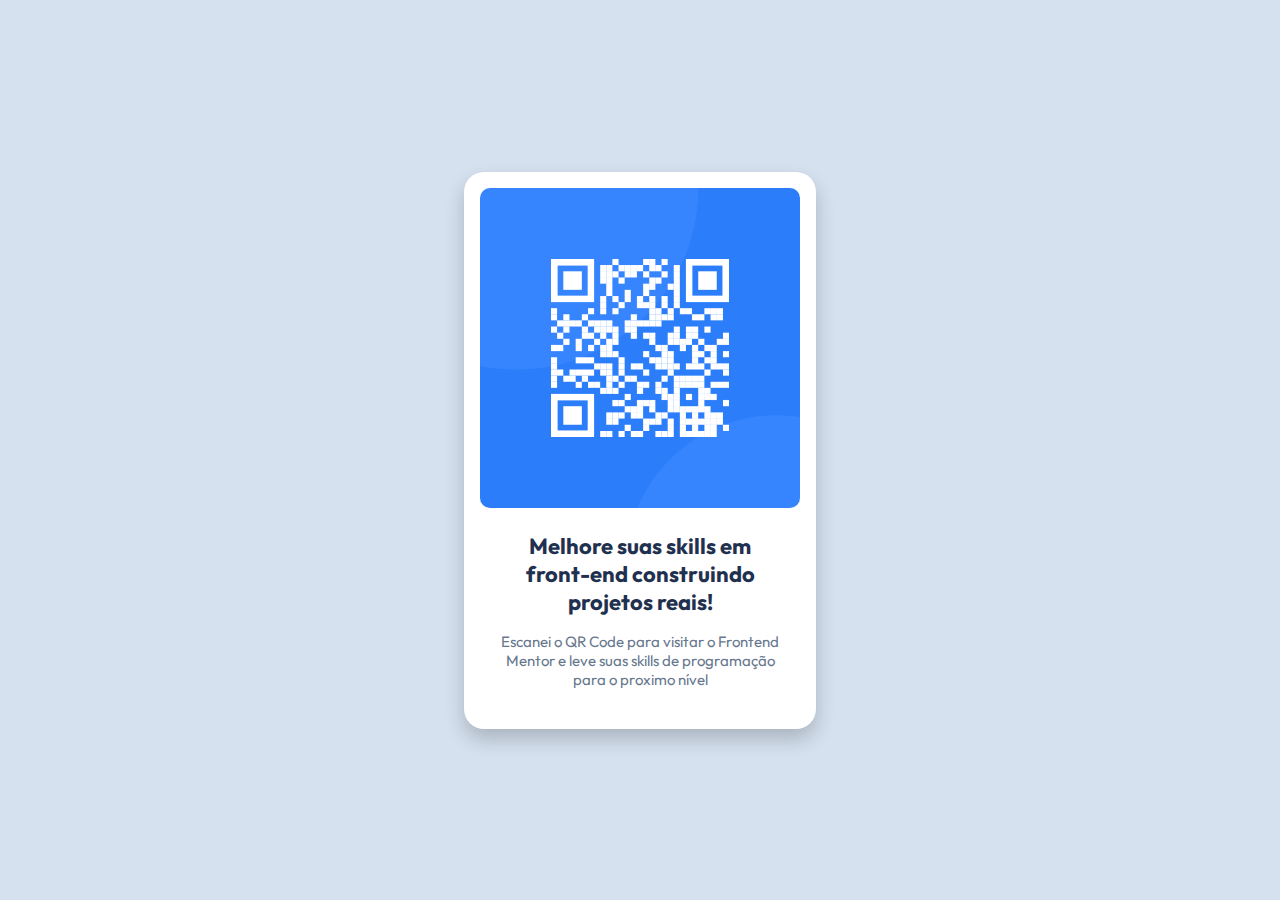
<file: index.html>
<!DOCTYPE html>
<html lang="pt-br">
<head>
    <meta charset="UTF-8">
    <meta name="viewport" content="width=device-width, initial-scale=1.0">
    <title>qr-code component</title>
    <link rel="shortcut icon" href="images/favicon-32x32.png" type="image/x-icon">
    <link rel="stylesheet" href="style.css">
    <link rel="preconnect" href="https://fonts.googleapis.com">
    <link rel="preconnect" href="https://fonts.gstatic.com" crossorigin>
    <link href="https://fonts.googleapis.com/css2?family=Freckle+Face&family=Jost:ital,wght@0,100..900;1,100..900&family=Outfit:wght@100..900&display=swap" rel="stylesheet">
</head>
<body>
    <main>
        <div class="container">
            <img src="images/image-qr-code.png" alt="imagem de um código qr">
            <div class="textos">
                <h1>Melhore suas skills em front-end construindo projetos reais!</h1>
                <p>Escanei o QR Code para visitar o Frontend Mentor e leve suas skills de programação para o proximo nível</p>
            </div>
        </div>
    </main>
</body>
</html>
</file>
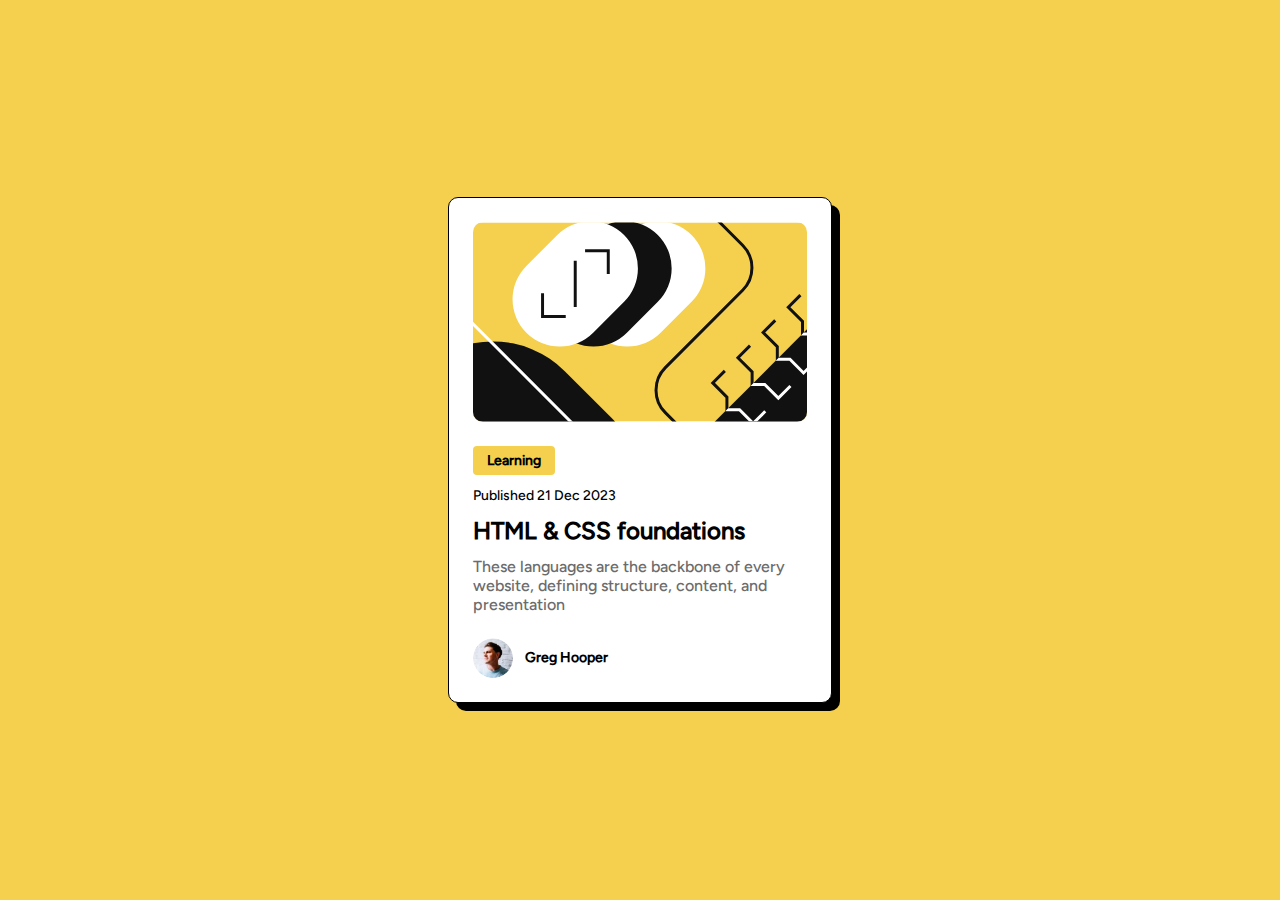
<file: blog card/index.html>
<!DOCTYPE html>
<html lang="pt-br">
<head>
    <meta charset="UTF-8">
    <meta name="viewport" content="width=device-width, initial-scale=1.0">
    <title>Document</title>
    <link rel="stylesheet" href="styles.css">
</head>
<body>
    <main>
        <div class="container">
            <img src="assets/images/illustration-article.svg" alt="">
            <div class="conteudo">
                <span>Learning</span>
                <p class="publicacao">Published <time datetime="2023-12-21">21 Dec 2023</time></p>
                <h1>HTML & CSS foundations</h1>
                <p>These languages are the backbone of every website, defining structure, content, and presentation</p>
            </div>
            <div class="autor">
                <img src="assets/images/image-avatar.webp" alt="">
                <span>Greg Hooper</span>
            </div>
        </div>
    </main>
</body>
</html>
</file>
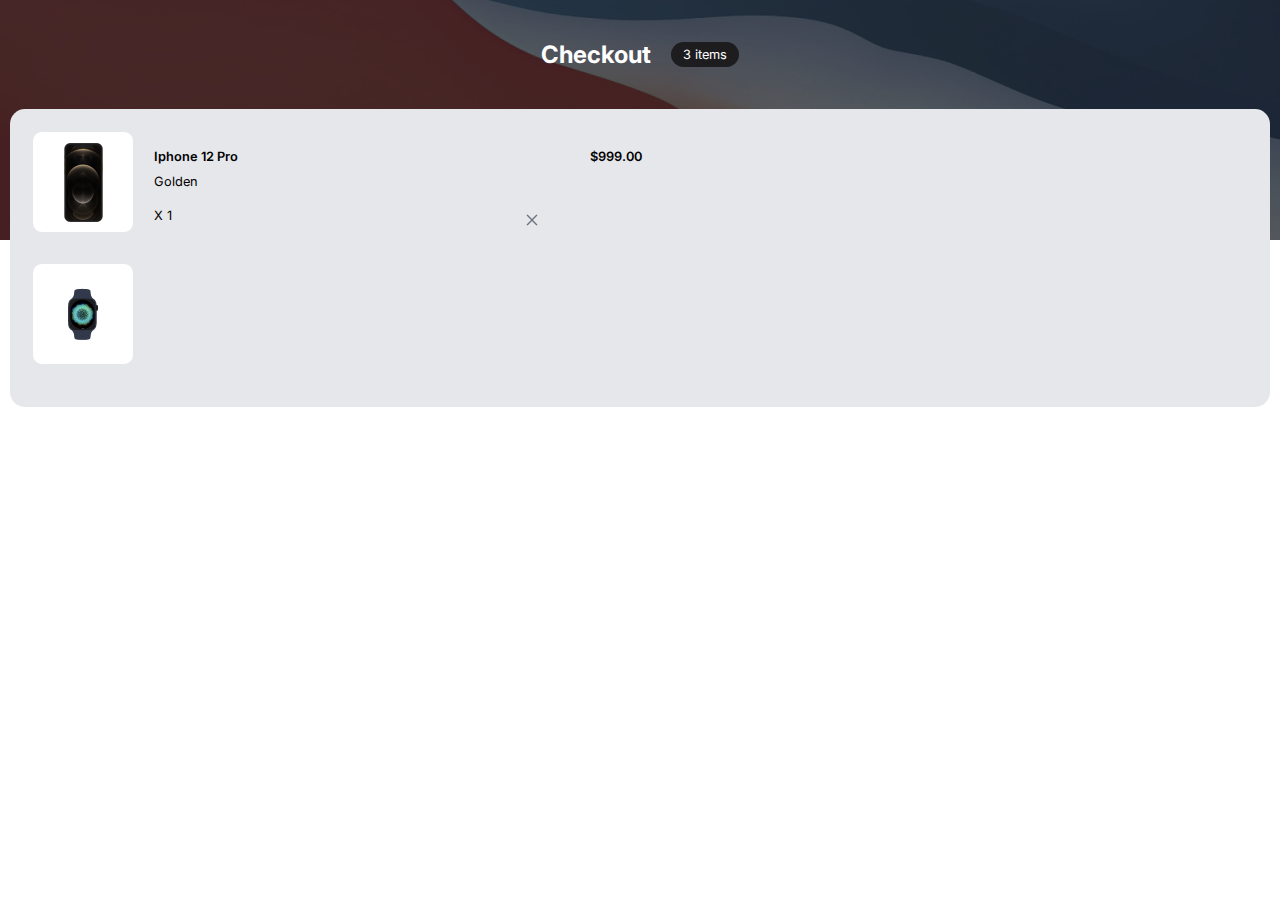
<file: compra de produtos/index.html>
<!DOCTYPE html>
<html lang="pt-br">
  <head>
    <meta charset="UTF-8" />
    <meta name="viewport" content="width=device-width, initial-scale=1.0" />

    <link
      rel="icon"
      href="resources/favicon.ico"
      type="image/x-icon"
      sizes="96x96"
    />

    <link rel="stylesheet" href="style.css">
    <link rel="preconnect" href="https://fonts.googleapis.com">
    <link rel="preconnect" href="https://fonts.gstatic.com" crossorigin>
    <link href="https://fonts.googleapis.com/css2?family=Inter:ital,opsz,wght@0,14..32,100..900;1,14..32,100..900&display=swap" rel="stylesheet">
  </head>
  <body>
    <img class="banner-img" src="resources/background-image.png" alt="">
    <div class="textos">
      <h1>Checkout</h1>
      <span>3 items</span>
    </div>

    <div class="container">
      <div>
        <table class="carrinho">
          <tbody>
            <tr class="item">
                  <td class="imgItem"><img src="resources/Gold.png" alt=""></td>
                  <td class="nameItem">Iphone 12 Pro</td>
                  <td class="priceItem">$999.00</td>
                  <td class="colorItem">Golden</td>
                  <td class="quantItem" style="grid-area: quant;">X 1</td>
                  <td class="removerItem" style="grid-area: remover;"><a href="#"><img src="resources/close-icon.svg" alt=""></a></td>
            </tr>
            <tr class="item">
              <td class="imgItem"><img src="resources/Apple-watch.png" alt=""></td>
            </tr>
          </tbody>
        </table>
      </div>

    </div>
  </body>
</html>
</file>
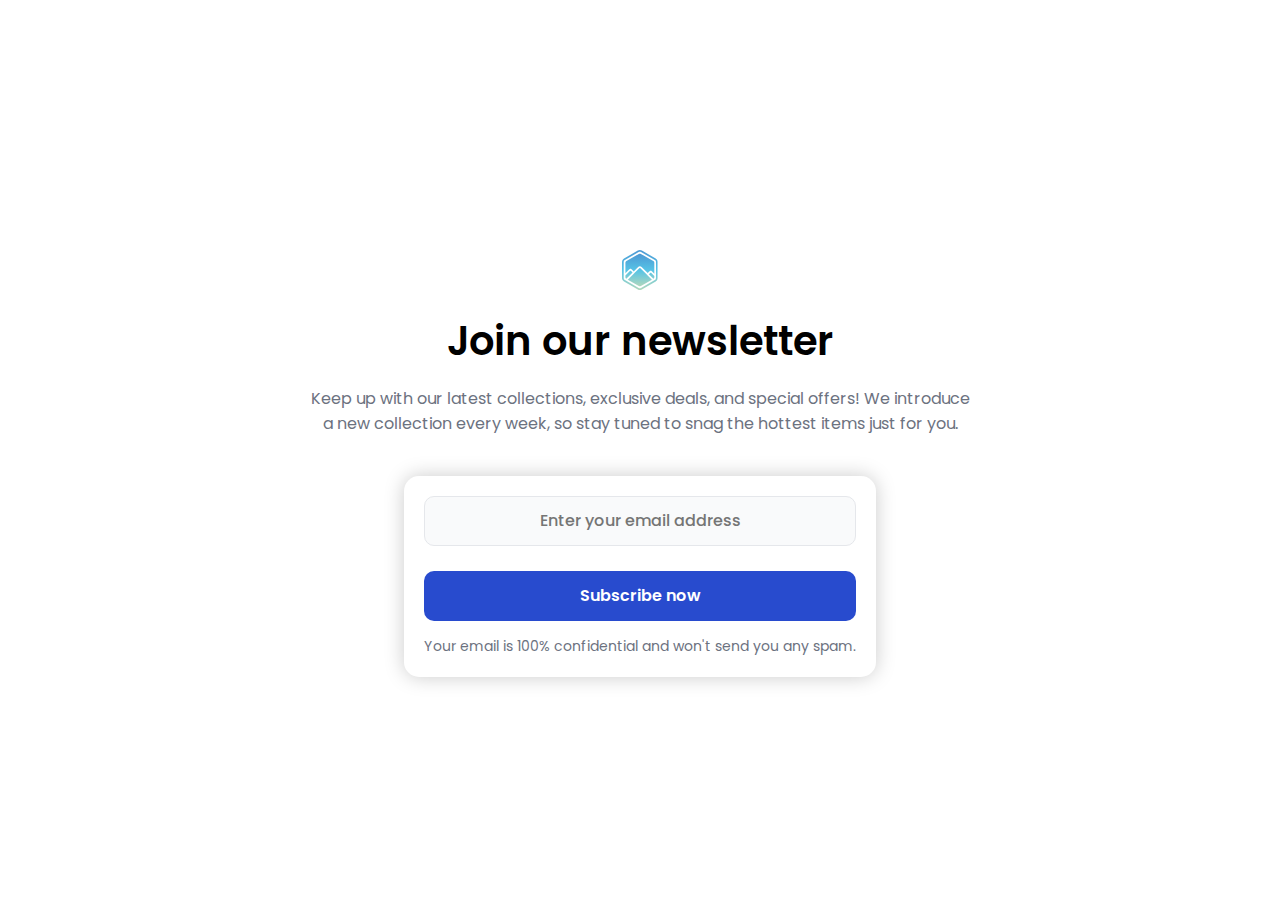
<file: inscreva-se newsletter/index.html>
<!DOCTYPE html>
<html lang="en">
<head>
    <meta charset="UTF-8">
    <meta name="viewport" content="width=device-width, initial-scale=1.0">
    <title>Document</title>
    <link rel="shortcut icon" href="assets/images/favicon.ico" type="image/x-icon">
    <link rel="stylesheet" href="assets/css/style.css">
</head>
<body>
    <main>
        <section class="texts-main">
            <img src="assets/images/logo.svg" alt="company logo">

            <h1 class="poppins-Heading">Join our newsletter</h1>
            <p class="poppins-Subheading">Keep up with our latest collections, exclusive deals, and special offers! We introduce a new collection every week, so stay tuned to snag the hottest items just for you.</p>
        </section>

        <section class="Enter-email">

            <form action="#" method="post">
                <input class="poppins-Placeholder" type="email" name="Email" id="iEmail" placeholder="Enter your email address" required>
                <button class="poppins-ButtonText" type="submit">Subscribe now</button>
            </form>

            <p class="poppins-HelperText">Your email is 100% confidential and won't send you any spam.</p>
        </section>
    </main>
</body>
</html>
</file>
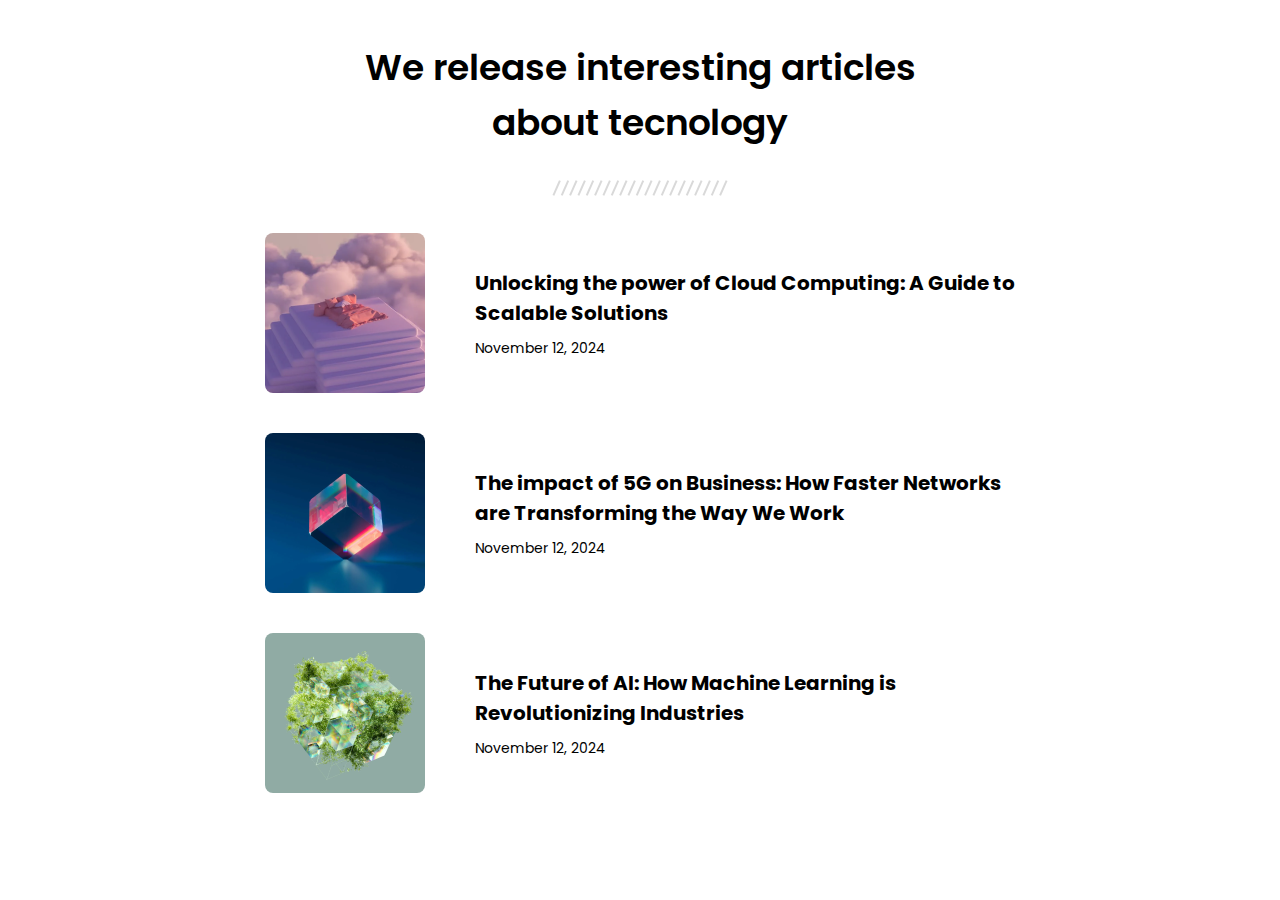
<file: noticias/index.html>
<!DOCTYPE html>
<html lang="en">
  <head>
    <meta charset="UTF-8" />
    <meta name="viewport" content="width=device-width, initial-scale=1.0" />

    <link
      rel="icon"
      href="resources/favicon.ico"
      type="image/x-icon"
      sizes="96x96"
    />

    <link rel="stylesheet" href="style.css">

    <title>Simple Article Listing | devChallenges.io</title>

    <link rel="preconnect" href="https://fonts.googleapis.com">
    <link rel="preconnect" href="https://fonts.gstatic.com" crossorigin>
    <link href="https://fonts.googleapis.com/css2?family=Poppins:ital,wght@0,100;0,200;0,300;0,400;0,500;0,600;0,700;0,800;0,900;1,100;1,200;1,300;1,400;1,500;1,600;1,700;1,800;1,900&display=swap" rel="stylesheet">
  </head>
  <body>
    <h1>We release interesting articles about tecnology</h1>

    <img id="separador" src="resources/Seperator.svg" alt="separator">
    
    <section class="articles">
      <div class="article">
        <img src="resources/photo_1.png" alt="">
        <div class="textos">
          <h2 class="titulos">Unlocking the power of Cloud Computing: A Guide to Scalable Solutions</h2>
          <p class="publicacaodata">November 12, 2024</p>
        </div>
      </div>

      <div class="article">
        <img src="resources/photo_2.png" alt="">
        <div class="textos">
            <h2 class="titulos">The impact of 5G on Business: How Faster Networks are Transforming the Way We Work</h2>
          <p class="publicacaodata">November 12, 2024</p>
        </div>
      </div>

      <div class="article">
        <img src="resources/photo_3.png" alt="">
        <div class="textos">
          <h2 class="titulos">The Future of AI: How Machine Learning is Revolutionizing Industries</h2>
          <p class="publicacaodata">November 12, 2024</p>
        </div>
      </div>
    </section>
  </body>
</html>
</file>
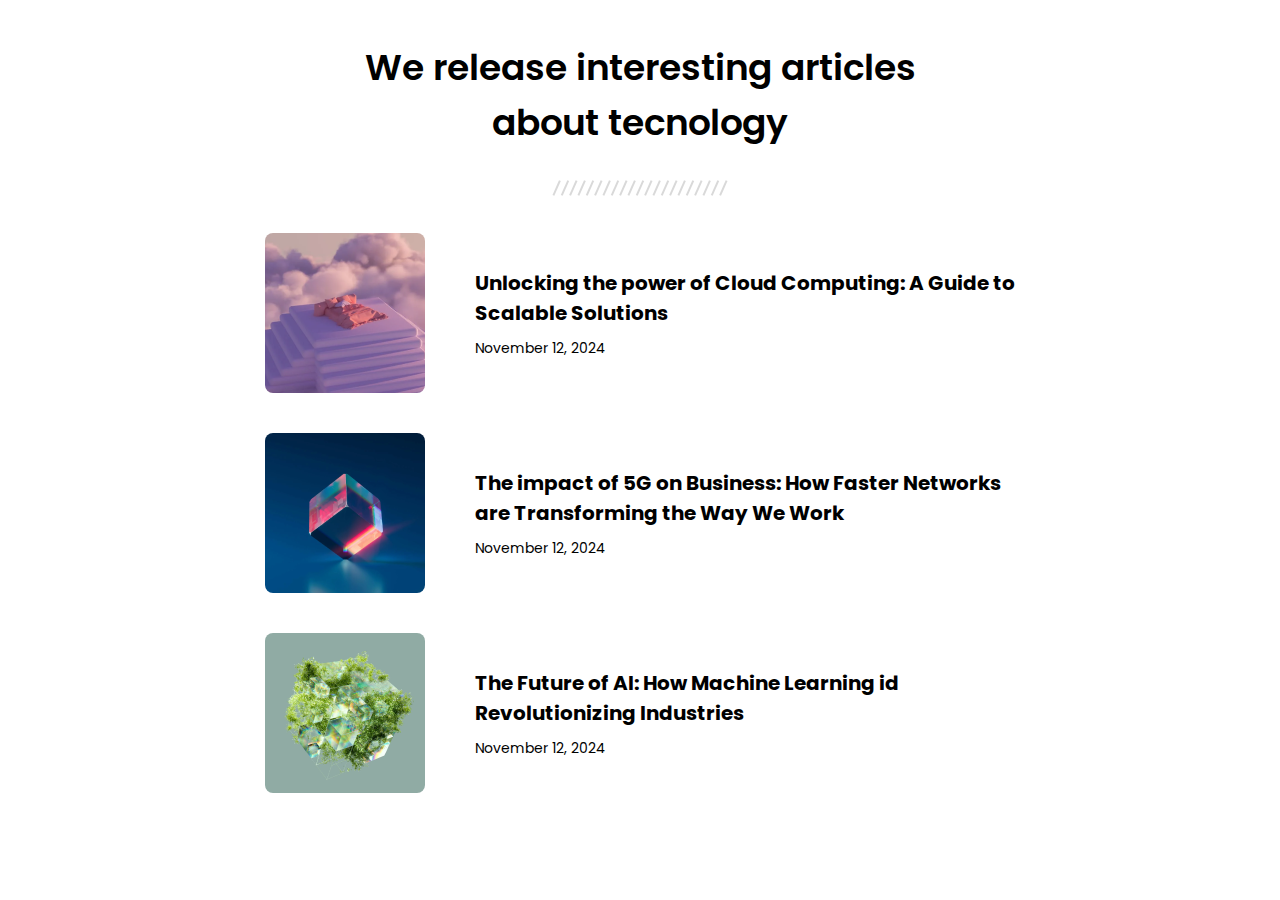
<file: Pacote de stickers/index.html>
<!DOCTYPE html>
<html lang="en">
  <head>
    <meta charset="UTF-8" />
    <meta name="viewport" content="width=device-width, initial-scale=1.0" />

    <link
      rel="icon"
      href="resources/favicon.ico"
      type="image/x-icon"
      sizes="96x96"
    />

    <link rel="stylesheet" href="style.css">

    <title>Simple Article Listing | devChallenges.io</title>

    <link rel="preconnect" href="https://fonts.googleapis.com">
    <link rel="preconnect" href="https://fonts.gstatic.com" crossorigin>
    <link href="https://fonts.googleapis.com/css2?family=Poppins:ital,wght@0,100;0,200;0,300;0,400;0,500;0,600;0,700;0,800;0,900;1,100;1,200;1,300;1,400;1,500;1,600;1,700;1,800;1,900&display=swap" rel="stylesheet">
  </head>
  <body>
    <h1>We release interesting articles about tecnology</h1>

    <img id="separador" src="resources/Seperator.svg" alt="separator">
    
    <section class="articles">
      <div class="article">
        <img src="resources/photo_1.png" alt="">
        <div class="textos">
          <h2 class="titulos">Unlocking the power of Cloud Computing: A Guide to Scalable Solutions</h2>
          <p class="publicacaodata">November 12, 2024</p>
        </div>
      </div>

      <div class="article">
        <img src="resources/photo_2.png" alt="">
        <div class="textos">
            <h2 class="titulos">The impact of 5G on Business: How Faster Networks are Transforming the Way We Work</h2>
          <p class="publicacaodata">November 12, 2024</p>
        </div>
      </div>

      <div class="article">
        <img src="resources/photo_3.png" alt="">
        <div class="textos">
          <h2 class="titulos">The Future of AI: How Machine Learning id Revolutionizing Industries</h2>
          <p class="publicacaodata">November 12, 2024</p>
        </div>
      </div>
    </section>
  </body>
</html>
</file>
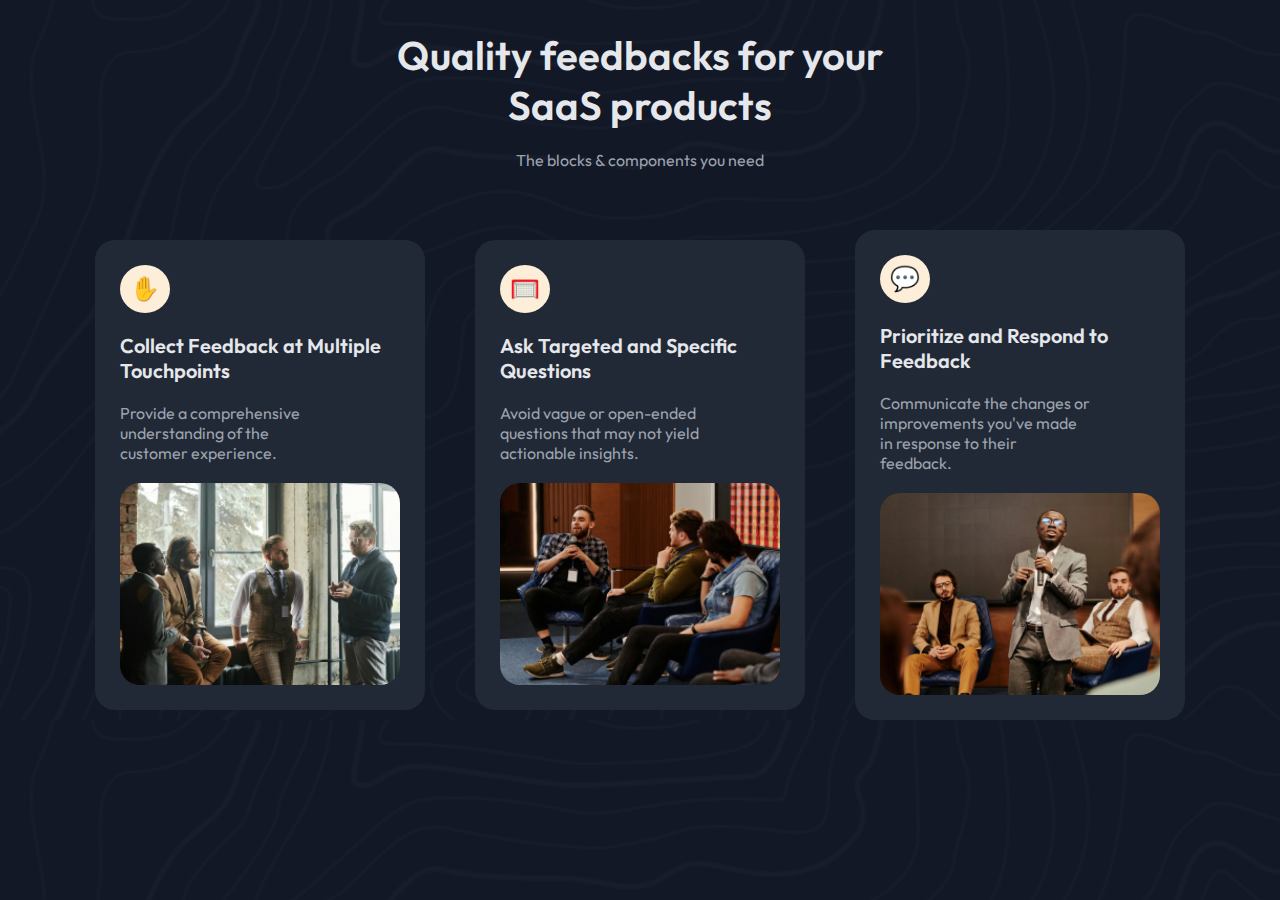
<file: secao de recursos/index.html>
<!DOCTYPE html>
<html lang="en">
<head>
    <meta charset="UTF-8">
    <meta name="viewport" content="width=device-width, initial-scale=1.0">
    <title>Document</title>
    <link rel="shortcut icon" href="css/images/favicon.ico" type="image/x-icon">
    <link rel="stylesheet" href="resources/css/style.css">
    <link rel="stylesheet" href="resources/css/pages/index.css">
</head>
<body>
    <header>
        <h1 class="outfit-heading">Quality feedbacks for your SaaS products</h1>
        <p class="outfit-BodyText">The blocks & components you need</p>
    </header>

    <main>
        <ul class="cards-container">

            <li class="card">
                <span class="card1 card-icon">✋</span>
                <h2 class="outfit-SmallHeading title-card">Collect Feedback at Multiple Touchpoints</h2>
                <p class="outfit-BodyText description-card">Provide a comprehensive understanding of the customer experience.</p>
                <img class="img-card" src="resources/images/photo_2.png" alt="Group of people having a conversation">
            </li>

            <li class="card">
                <span class="card2 card-icon">🥅</span>
                <h2 class="outfit-SmallHeading title-card">Ask Targeted and Specific Questions</h2>
                <p class="outfit-BodyText description-card">Avoid vague or open-ended questions that may not yield actionable insights.</p>
                <img src="resources/images/photo_1.png" alt="" class="img-card">
            </li>

            <li class="card">
                <span class="card3 card-icon">💬</span>
                <h2 class="outfit-SmallHeading title-card">Prioritize and Respond to Feedback</h2>
                <p class="outfit-BodyText description-card">Communicate the changes or improvements you've made in response to their feedback.</p>
                <img src="resources/images/photo_3.png" alt="" class="img-card">
            </li>
            
        </ul>
    </main>
</body>
</html>
</file>
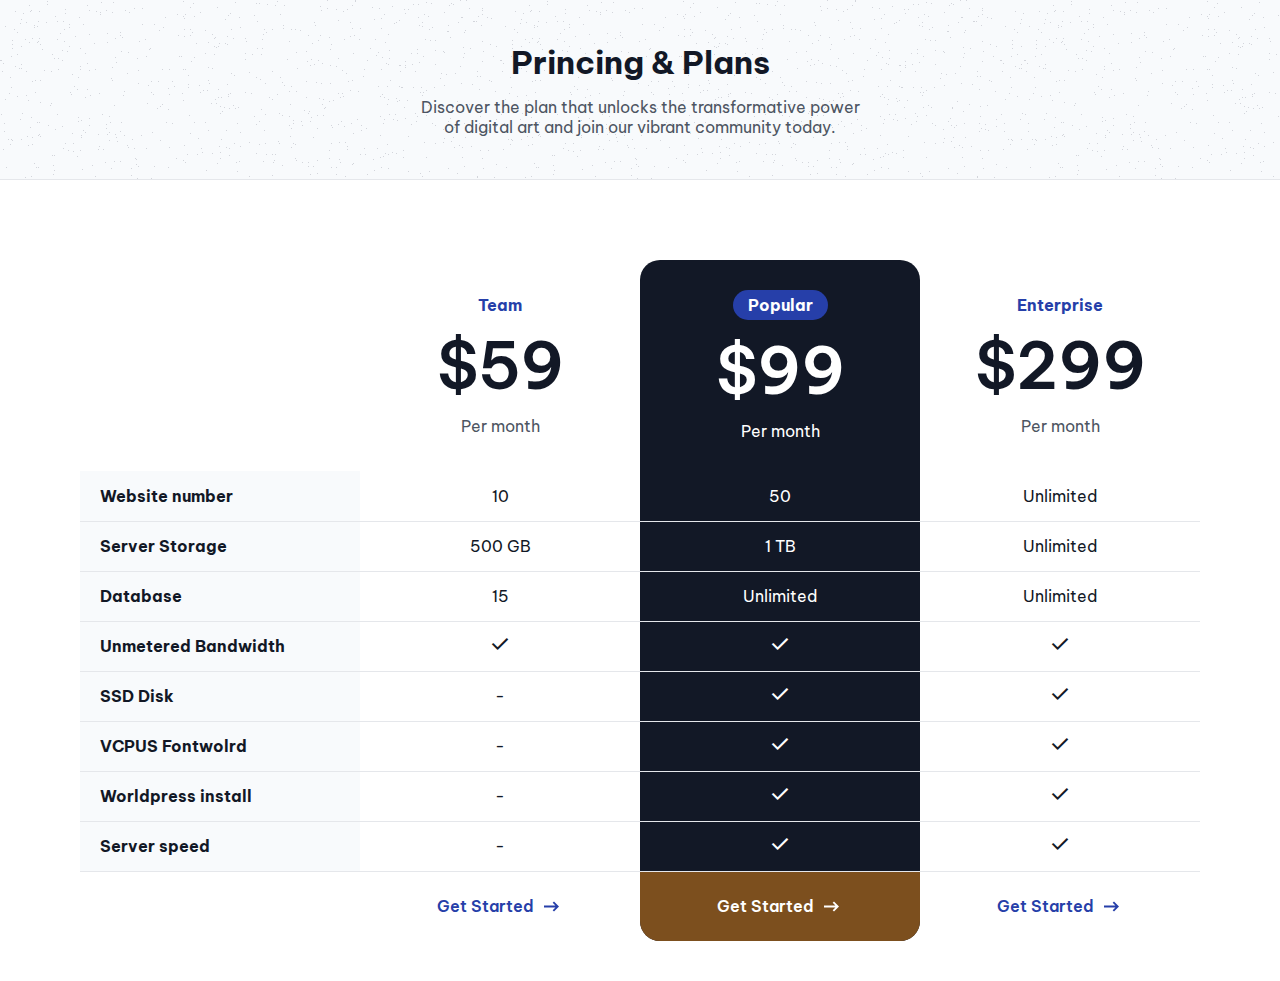
<file: tabela de precos/index.html>
<!DOCTYPE html>
<html lang="en">
<head>
    <meta charset="UTF-8">
    <meta name="viewport" content="width=device-width, initial-scale=1.0">
    <title>Document</title>
    <link rel="stylesheet" href="style.css">
    
    <link rel="stylesheet" href="https://fonts.googleapis.com/css2?family=Material+Symbols+Outlined:opsz,wght,FILL,GRAD@24,400,0,0&icon_names=check" />
</head>
<body>
    <header>
        <h1 class="be-vietnam-Bold">Princing & Plans</h1>
        <p>Discover the plan that unlocks the transformative power of digital art and join our vibrant community today.</p>
    </header>

    <main>

        <table>
            <colgroup>
                <col>
                <col class="free-col">
                <col class="team-col">
                <col class="popular-col">
                <col id="enterprise-col">
            </colgroup>

            <thead>

                <tr class="plans-row">

                    <th></th>

                    <th class="free-col plan">
                        <div>
                            <span class="plan-name">Free</span>
                            <strong class="be-vietnam-SemiBold" class="price">$0</strong>
                            <span class="time">Per month</span>
                        </div>
                    </th>

                    <th class="team-col plan">
                        <div>
                            <span class="plan-name">Team</span>
                            <strong class="be-vietnam-SemiBold" class="price">$59</strong>
                            <span class="time">Per month</span>
                        </div>
                    </th>

                    <th class="popular plan">
                        <div>
                            <span class="popular plan-name">Popular</span>
                            <strong class="popular be-vietnam-SemiBold" class="price">$99</strong>
                            <span class="popular time">Per month</span>
                        </div>
                    </th>

                    <th class="plan">
                        <div>
                            <span class="plan-name">Enterprise</span>
                            <strong class="be-vietnam-SemiBold" class="price">$299</strong>
                            <span class="time">Per month</span>
                        </div>
                    </th>
                </tr>

            </thead>

            <tbody>
                <tr class="WebsiteNumber-row">
                    <th>Website number</th>
                    <td class="free-col">01</td>
                    <td class="team-col">10</td>
                    <td class="popular">50</td>
                    <td>Unlimited</td>
                </tr>

                <tr class="ServerStorage-row">
                    <th>Server Storage</th>
                    <td class="free-col">100 GB</td>
                    <td class="team-col">500 GB</td>
                    <td class="popular">1 TB</td>
                    <td>Unlimited</td>
                </tr>

                <tr class="Database-row">
                    <th>Database</th>
                    <td class="free-col"> - </td>
                    <td class="team-col">15</td>
                    <td class="popular">Unlimited</td>
                    <td>Unlimited</td>
                </tr>

                <tr class="Unmetered-row">
                    <th>Unmetered Bandwidth</th>
                    <td class="free-col"> - </td>
                    <td class="team-col"><span class="material-symbols-outlined">check</span></td>
                    <td><span class=" popular material-symbols-outlined">check</span></td>
                    <td><span class="material-symbols-outlined">check</span></td>
                </tr>

                <tr class="SSD-row">
                    <th>SSD Disk</th>
                    <td class="free-col"> - </td>
                    <td class="team-col"> - </td>
                    <td><span class="popular material-symbols-outlined">check</span></td>
                    <td><span class="material-symbols-outlined">check</span></td>
                </tr>

                <tr class="VCPUS-row">
                    <th>VCPUS Fontwolrd</th>
                    <td class="free-col"> - </td>
                    <td class="team-col"> - </td>
                    <td><span class="popular material-symbols-outlined">check</span></td>
                    <td><span class="material-symbols-outlined">check</span></td>
                </tr>

                <tr class="Worldpress-row">
                    <th>Worldpress install</th>
                    <td class="free-col"> - </td>
                    <td class="team-col"> - </td>
                    <td><span class="popular material-symbols-outlined">check</span></td>
                    <td><span class="material-symbols-outlined">check</span></td>
                </tr>

                <tr class="Server-row">
                    <th>Server speed</th>
                    <td class="free-col"> - </td>
                    <td class="team-col"> - </td>
                    <td><span class="popular material-symbols-outlined">check</span></td>
                    <td><span class="material-symbols-outlined">check</span></td>
                </tr>
            </tbody>

            <tfoot>
                <tr class="Started-row">
                    <th></th>

                    <td class="free-col Started"><a href="#">Get Started<svg xmlns="http://www.w3.org/2000/svg" height="25px" viewBox="0 -960 960 960" width="25px" fill="#263FA9"><path d="m576-288-51-51 105-105H192v-72h438L525-621l51-51 192 192-192 192Z"/></svg></a></td>
                    <td class="team-col Started"><a href="#">Get Started<svg xmlns="http://www.w3.org/2000/svg" height="25px" viewBox="0 -960 960 960" width="25px" fill="#263FA9"><path d="m576-288-51-51 105-105H192v-72h438L525-621l51-51 192 192-192 192Z"/></svg></a></td>
                    <td class="Started popular"><a class="popular" href="#">Get Started<svg xmlns="http://www.w3.org/2000/svg" height="25px" viewBox="0 -960 960 960" width="25px" fill="#fff"><path d="m576-288-51-51 105-105H192v-72h438L525-621l51-51 192 192-192 192Z"/></svg></a></td>
                    <td class="Started"><a href="#">Get Started<svg xmlns="http://www.w3.org/2000/svg" height="25px" viewBox="0 -960 960 960" width="25px" fill="#263FA9"><path d="m576-288-51-51 105-105H192v-72h438L525-621l51-51 192 192-192 192Z"/></svg></a></td>
                </tr>
            </tfoot>
        </table>

    </main>
</body>
</html>
</file>
<file: style.css>
@charset "UTF-8";

* {
    margin: 0;
    padding: 0;
    font-family: 'Outfit', sans-serif;
}

body {
    background-color: #D5E1EF;
    display: flex;
    justify-content: center;
    align-items: center;
    height: 100vh;
}

h1 {
    color: #1F314F;
    font-size: 22px;
    text-align: center;
}

p {
    color: #68778D;
    font-size: 15px;
    text-align: center;
}

div.container {
    background-color: #ffffff;
    display: flex;
    flex-direction: column;
    align-items: flex-start;
    border-radius: 20px;
    max-width: 320px;
    padding: 16px 16px 40px 16px;

    flex: none;
    order: 0;
    flex-grow: 0;

    box-shadow: 0px 10px 20px rgba(0, 0, 0, 0.2);
}

div.textos {
    display: flex;
    flex-direction: column;
    gap: 16px;
    padding: 0px 16px;
}

.container img {
    max-width: 100%;
    margin-bottom: 24px;
    border-radius: 10px;
}
</file>
<file: blog card/styles.css>
@charset "UTF-8";

@font-face {
    font-family: 'figtree';
    src: url(assets/fonts/Figtree-VariableFont_wght.ttf) format('truetype');
    font-weight: 400;
    font-style: normal;
    display: swap;
}

@font-face {
    font-family: 'figtree';
    src: url(assets/fonts/static/Figtree-Medium.ttf) format('truetype');
    font-weight: 500;
    font-style: normal;
    display: swap;
}

@font-face {
    font-family: 'figtree-extrabold';
    src: url(assets/fonts/static/Figtree-ExtraBold.ttf) format('truetype');
    font-weight: 800;
    font-style: normal;
    display: swap;
}

:root {
    --amarelo: #F4D04e;
    --cinza: #6b6b6b;
    --preto: #000000;
    --branco: #FFFFFF;
}


* {
    margin: 0;
    padding: 0;
    font-family: 'figtree', sans-serif;
}

body {
    background-color: var(--amarelo);
    display: flex;
    justify-content: center;
    align-items: center;
    height: 100vh;
}

div.container {
    box-sizing: border-box;
    background-color: var(--branco);
    width: 384px;

    display: flex;
    flex-direction: column;
    align-items: flex-start;
    gap: 24px;
    padding: 24px;
    border: 1px solid var(--preto);
    border-radius: 10px;

    box-shadow: 8px 8px 0px #000000;
    transition: 0.3s ease;
}

div.container:hover{
    box-shadow: 16px 16px 0px var(--preto);
}


.container img {
    width: 100%;
    border-radius: 10px;
}

.conteudo{
    display: flex;
    flex-direction: column;
    gap: 12px;
}

span {
    font-weight: 800;
    font-size: 14px;
}

.conteudo span {
    background-color: var(--amarelo);
    width: fit-content;
    padding: 6px 14px;
    border-radius: 4px;
}

.publicacao {
    font-weight: 500;
    font-size: 14px;
    color: #000000;
}

h1 {
    font-weight: 800;
    font-size: 24px;
    color: var(--preto);
}

h1:hover{
    color: var(--amarelo);
}

p {
    font-weight: 500;
    font-size: 16px;
    color: var(--cinza);
}

div.autor {
    display: flex;
    align-items: center;
}

div.autor img {
    width: 40px;
    height: 40px;
    border-radius: 50%;
    margin-right: 12px;
}
</file>
<file: compra de produtos/style.css>
@charset "utf-8";

:root{
    --cinza-escuro: #1D1D1F;
    --cinza: #D2D5DA;
    --cinza-claro: #E5E7EB;
    --branco: #FFFFFF;

}

*{
    margin: 0;
    padding: 0;
}

body{
    font-family: "Inter", sans-serif;
    font-size: 0.8rem;
}

div.textos{
    display: flex;
    width: 100%;
    align-items: center;
}

h1{
    color: var(--branco);
    font-weight: 700;
    font-size: 1.5rem;
    margin: 40px auto;
    margin-right: 20px;
}

span{
    color: var(--branco);
    margin: auto;
    margin-left: 0;
    background-color: var(--cinza-escuro);
    padding: 5px 12px;
    border-radius: 25px;
}


img.banner-img{
    position: absolute;
    width: 100%;
    height: 240px;
    
}

div{
    position: relative;
}

div.container{
    background-color: var(--cinza-claro);
    margin: auto 10px;
    border-radius: 15px;
    padding: 10px;
}

tr.item{
    width: auto;
    height: 100%;
    margin: 10px;
    display: grid;
    grid-template-columns: 1fr 3fr 1fr;
    grid-template-areas: 
    "img name price"
    "img color ."
    "img quant remover";
}


td.imgItem {
    grid-area: img;
    display: flex;

    width: 80px;
    height: 80px;
    padding: 10px;
    margin: 0 20px 20px 0;
    background-color: var(--branco);

    border: var(--cinza-claro) 1px solid;
    border-radius: 10px;
}

td.imgItem > img{
    margin: auto;
}

td.nameItem, td.priceItem{
    align-self: self-end;
    padding-bottom: 10px;
    font-weight: 600;
}

td.priceItem, td.remover{
    text-align: end;
}
</file>
<file: inscreva-se newsletter/assets/css/style.css>
@import url(global/global.css);
@import url(pages/index.css);
</file>
<file: noticias/style.css>
@charset "UTF-8";

* {
    margin: 0;
    padding: 0;
    font-family: "Poppins", sans-serif;
    overflow-wrap: break-word;
}

body {
    height: 100%;
    text-align: center;

    margin: 40px 20px;
}

.author-info {
    font-size: 14px;
    text-align: center;
    margin-top: 16px;
    color: rgb(55, 65, 81);
}

.author-info a {
    text-decoration: none;
}


h1{
    font-size: 2.25rem;
    font-weight: 600;

    max-width: 650px;
    margin: auto;
    text-align: center;
}

img#separador {
    margin: 30px 0px;
}

section.articles {
    display: flex;
    flex-direction: column;
    gap: 40px;
    max-width: 750px;
    margin: auto;
}

div.article {
    display: flex;
    flex-direction: row;
    text-align: left;
    align-items: center;
    gap: 50px;
}

div.article > img {
    border-radius: 8px;
}

div.textos {
    display: flex;
    flex-direction: column;
    gap: 10px;
}

h2.titulos {
    font-size: 1.25rem;
}

p.publicacaodata {
    font-size: 0.875rem;
}
</file>
<file: Pacote de stickers/style.css>
@charset "UTF-8";

* {
    margin: 0;
    padding: 0;
    font-family: "Poppins", sans-serif;
}

body {
    height: 100%;
    box-sizing: border-box;
    text-align: center;

    margin: 40px 20px;
}

.author-info {
    font-size: 14px;
    text-align: center;
    margin-top: 16px;
    color: rgb(55, 65, 81);
}

.author-info a {
    text-decoration: none;
}


h1{
    font-size: 2.25rem;
    font-weight: 600;

    max-width: 650px;
    margin: auto;
    text-align: center;
}

img#separador {
    margin: 30px 0px;
}

section.articles {
    display: flex;
    flex-direction: column;
    gap: 40px;
    max-width: 750px;
    margin: auto;
}

div.article {
    display: flex;
    flex-direction: row;
    text-align: left;
    align-items: center;
    gap: 50px;
}

div.article > img {
    border-radius: 8px;
}

div.textos {
    display: flex;
    flex-direction: column;
    gap: 10px;
}

h2.titulos {
    font-size: 1.25rem;
}

p.publicacaodata {
    font-size: 0.875rem;
}
</file>
<file: secao de recursos/resources/css/style.css>
@import url(global/global.css);
</file>
<file: secao de recursos/resources/css/pages/index.css>
body{
    background-color: var(--background-color);
    background-image: url(../images/Background_image.svg);
}

header{
    display: flex;
    flex-flow: column wrap;
    justify-content: center;
    align-items: center;
    text-align: center;

    height: fit-content;
    gap: 20px;
    padding: 30px;
}

main{
    padding-top: 0;
    padding: 30px;
}

h1{
    color: var(--Heading-color);
    max-width:500px;
}

p{
    color: var(--HeaderText-color);
}

.cards-container{
    display: flex;
    flex-flow: row wrap;
    width: fit-content;
    gap: 50px;
    margin: auto;
}
</file>
<file: tabela de precos/style.css>
@import url(assets/css/global/global.css);

@import url(assets/css/pages/index/table.css);
@import url(assets/css/pages/index/featured-col.css);
@import url(assets/css/mediaQueries/MediaQuery.css);
</file>
